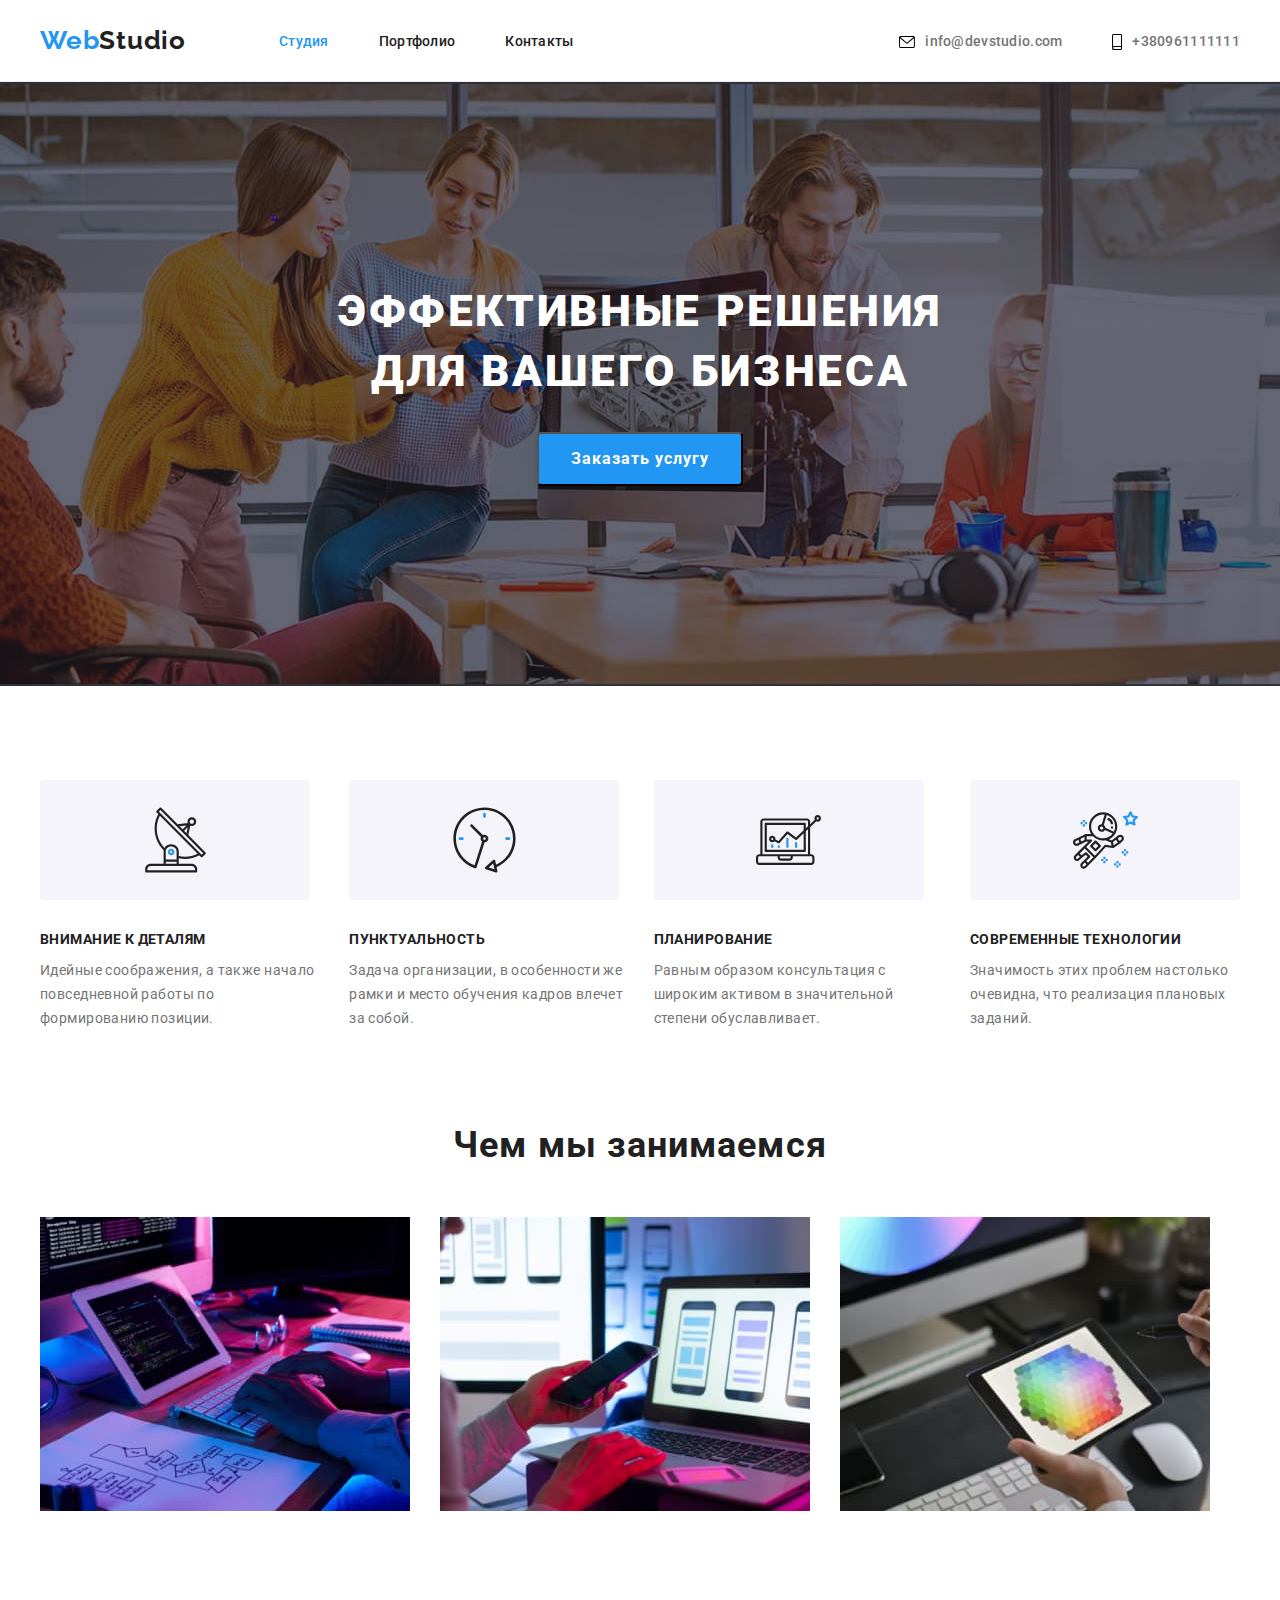
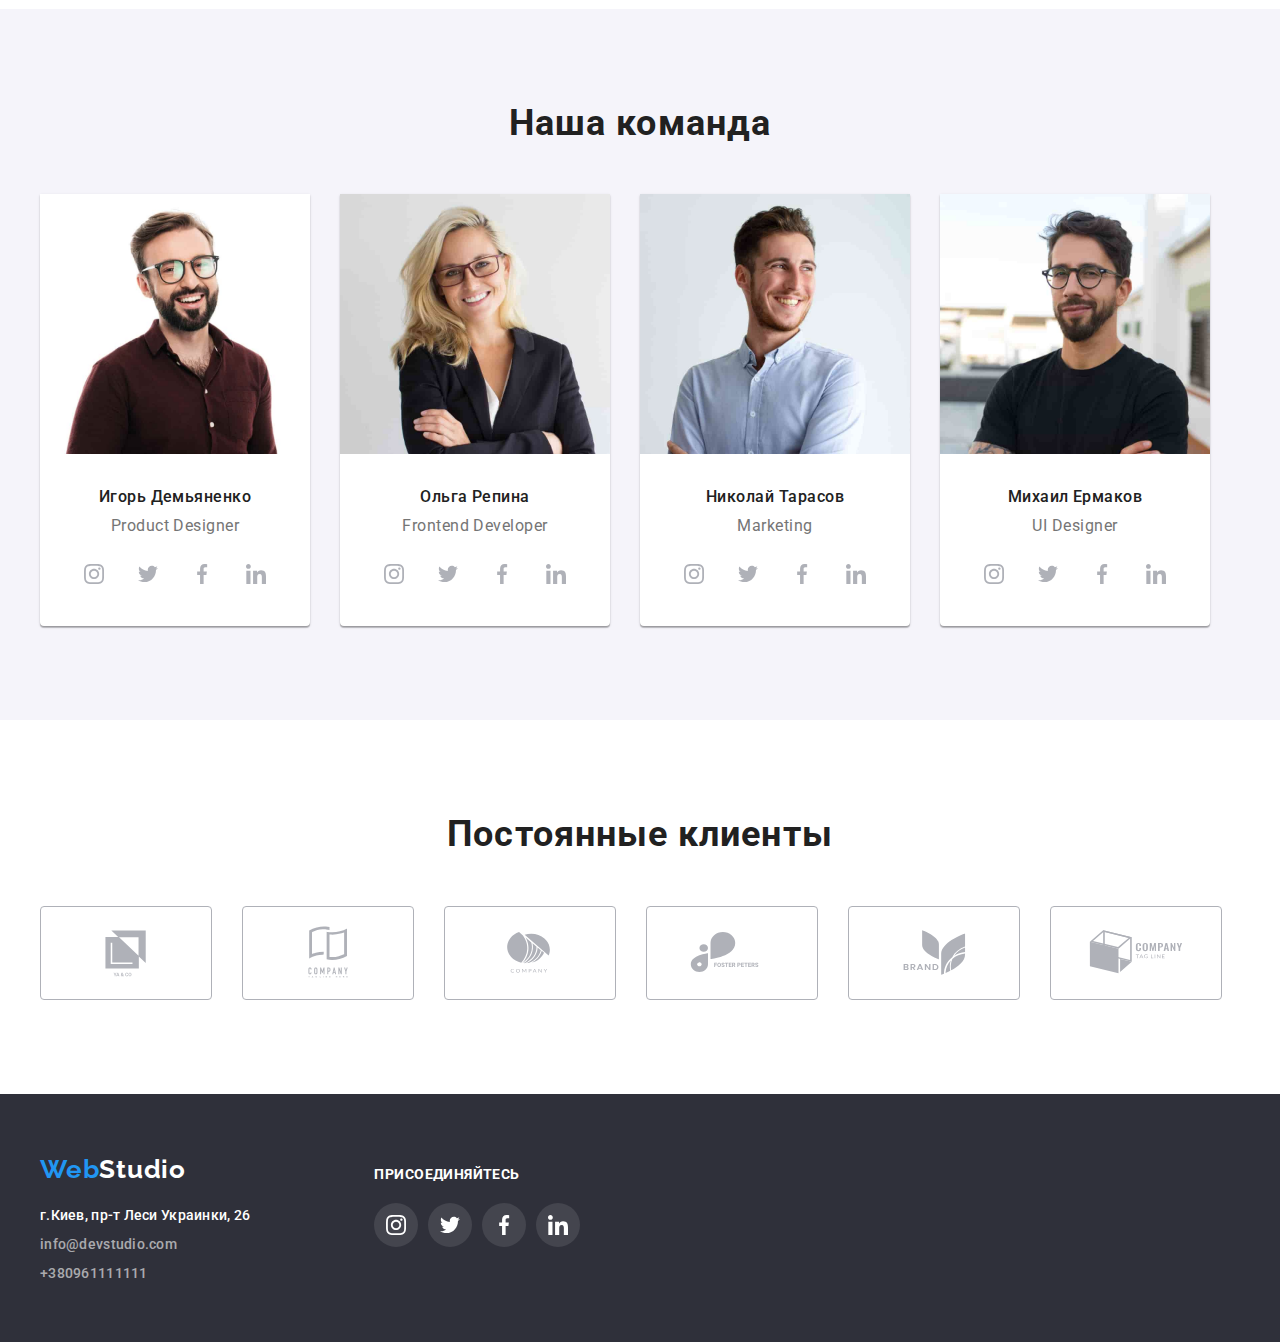
<file: index.html>
<!DOCTYPE html>
<html lang="ru">

<head>
    <meta charset="UTF-8">
    <meta http-equiv="X-UA-Compatible" content="IE=edge">
    <meta name="viewport" content="width=device-width, initial-scale=1.0">
    <link rel="preconnect" href="https://fonts.googleapis.com">
    <link rel="preconnect" href="https://fonts.gstatic.com" crossorigin>
    <link href="https://fonts.googleapis.com/css2?family=Montserrat:wght@400;700&family=Oleo+Script:wght@400;700&family=Raleway:wght@700&family=Roboto:wght@400;500;700;900&display=swap" rel="stylesheet">
    <title>Document</title>
    <link rel="stylesheet" href="https://cdnjs.cloudflare.com/ajax/libs/modern-normalize/1.1.0/modern-normalize.min.css" integrity="sha512-wpPYUAdjBVSE4KJnH1VR1HeZfpl1ub8YT/NKx4PuQ5NmX2tKuGu6U/JRp5y+Y8XG2tV+wKQpNHVUX03MfMFn9Q==" crossorigin="anonymous" referrerpolicy="no-referrer"
    />
    <link rel="stylesheet" href="./css/styles.css">
</head>

<body>

    <header class="header">
        <div class="container">
            <a class="header-logo link" href="#" lang="en"><span class="accent">Web</span>Studio</a>
            <nav class="nav">
                <ul class="nav-list list">
                    <li class="nav-item active">
                        <a href="#" class="nav-link link">Студия</a>
                    </li>
                    <li class="nav-item">
                        <a href="portfolio.html" class="nav-link link">Портфолио</a>
                    </li>
                    <li class="nav-item">
                        <a href="#" class="nav-link link">Контакты</a>
                    </li>
                </ul>

            </nav>
            <div class="header-contact">
                <ul class="header-list list">
                    <li class="contact-item">
                        <a class="contact-link link" href="mailto:info@devstudio.com">
                            <svg class="contact-mail" width="16" height="12"> <use href="./images/symbol-defs.svg#icon-header-envelope"></use>
                            </svg>info@devstudio.com
                        </a>
                    </li>
                    <li class="contact-item">
                        <a class="contact-link link" href="tel:+380961111111">
                            <svg class="contact-mail" width="10" height="16"> <use href="./images/symbol-defs.svg#icon-header-smartphone"></use>
                            </svg>+380961111111
                        </a>
                    </li>
                </ul>
            </div>
        </div>

    </header>
    <main>
        <!-- Section 1  -->
        <section class="hero">
            <div class="container">
                <h1 class="hero-title">Эффективные решения для вашего бизнеса</h1>
                <button class="hero-btn btn" type="button">Заказать услугу</button>
            </div>
        </section>
        <!-- Section 2 -->
        <section class="section-features section">
            <div class="container">
                <!-- Спрятанный заголовок -->
                <h2 class="section-title title visually-hidden">Особенности</h2>
                <ul class="feature-list list">
                    <li class="feature-item">
                        <div class="feature-banner"> <svg class="feature-img" width="65" height="70"> <use href="./images/symbol-defs.svg#icon-antenna"></use></svg></div>
                        <h3 class="feature-title title">Внимание к деталям</h3>
                        <p class="feature-text">Идейные соображения, а также начало повседневной работы по формированию позиции.</p>
                    </li>
                    <li class="feature-item">
                        <div class="feature-banner"> <svg class="feature-img" width="65" height="70"> <use href="./images/symbol-defs.svg#icon-clock"></use></svg></div>
                        <h3 class="feature-title title">Пунктуальность</h3>
                        <p class="feature-text">Задача организации, в особенности же рамки и место обучения кадров влечет за собой.</p>
                    </li>
                    <li class="feature-item">
                        <div class="feature-banner"> <svg class="feature-img" width="65" height="70"> <use href="./images/symbol-defs.svg#icon-diagram"></use></svg></div>
                        <h3 class="feature-title title">Планирование</h3>
                        <p class="feature-text">Равным образом консультация с широким активом в значительной степени обуславливает.</p>
                    </li>
                    <li class="feature-item">
                        <div class="feature-banner"> <svg class="feature-img" width="65" height="70"> <use href="./images/symbol-defs.svg#icon-astronaut"></use></svg></div>
                        <h3 class="feature-title title">Современные технологии</h3>
                        <p class="feature-text">Значимость этих проблем настолько очевидна, что реализация плановых заданий.</p>
                    </li>
                </ul>
            </div>
        </section>
        <!-- Section 3 -->
        <section class="section-work section">
            <div class="container">
                <h2 class="section-title title">Чем мы занимаемся</h2>
                <ul class="work-list list">
                    <li class="work-item">
                        <a class="work-link" href="#"><img src="./images/wedo1.jpg" alt="программист набирает код" width="370" height="294"></a>
                    </li>
                    <li class="work-item">
                        <a class="work-link" href="#"><img src="./images/wedo2.jpg" alt="дизайнер разрабатывает приложение" width="370" height="294"></a>
                    </li>
                    <li class="work-item">
                        <a class="work-link" href="#"><img src="./images/wedo3.jpg" alt="художник рисует на планшете" width="370" height="294"></a>
                    </li>
                </ul>
            </div>
        </section>
        <!-- Section 4 -->
        <section class="section-team section">
            <div class="container">
                <h2 class="section-title title">Наша команда</h2>
                <ul class="team-list list">
                    <li class="team-item">
                        <img src="./images/team1.jpg" alt="портрет мужчины" width="270" height="260">
                        <div class="team-details">
                            <h3 class="member-name title">Игорь Демьяненко</h3>
                            <p class="member-position" lang="en">Product Designer</p>
                            <ul class="team-sm-list list">
                                <li class="team-sm-item">
                                    <a href="" class="team-sm-link link">
                                        <svg class="team-sm-icon" width="20" height="20">
                                            <use href="./images/symbol-defs.svg#icon-instagram"></use>
                                        </svg>

                                    </a>
                                </li>
                                <li class="team-sm-item">
                                    <a href="" class="team-sm-link link">
                                        <svg class="team-sm-icon" width="20" height="20">
                                            <use href="./images/symbol-defs.svg#icon-twitter"></use>
                                        </svg>
                                    </a>
                                </li>
                                <li class="team-sm-item">
                                    <a href="" class="team-sm-link link">
                                        <svg class="team-sm-icon" width="20" height="20">
                                            <use href="./images/symbol-defs.svg#icon-facebook"></use>
                                        </svg>
                                    </a>
                                </li>
                                <li class="team-sm-item">
                                    <a href="" class="team-sm-link link">
                                        <svg class="team-sm-icon" width="20" height="20">
                                            <use href="./images/symbol-defs.svg#icon-linkedin"></use>
                                        </svg>
                                    </a>
                                </li>
                            </ul>

                        </div>
                    </li>
                    <li class="team-item">
                        <img src="./images/team2.jpg" alt="портрет девушки" width="270" height="260">
                        <div class="team-details">
                            <h3 class="member-name title">Ольга Репина</h3>
                            <p class="member-position" lang="en">Frontend Developer</p>
                            <ul class="team-sm-list list">
                                <li class="team-sm-item">
                                    <a href="" class="team-sm-link link">
                                        <svg class="team-sm-icon" width="20" height="20">
                                            <use href="./images/symbol-defs.svg#icon-instagram"></use>
                                        </svg>

                                    </a>
                                </li>
                                <li class="team-sm-item">
                                    <a href="" class="team-sm-link link">
                                        <svg class="team-sm-icon" width="20" height="20">
                                            <use href="./images/symbol-defs.svg#icon-twitter"></use>
                                        </svg>
                                    </a>
                                </li>
                                <li class="team-sm-item">
                                    <a href="" class="team-sm-link link">
                                        <svg class="team-sm-icon" width="20" height="20">
                                            <use href="./images/symbol-defs.svg#icon-facebook"></use>
                                        </svg>
                                    </a>
                                </li>
                                <li class="team-sm-item">
                                    <a href="" class="team-sm-link link">
                                        <svg class="team-sm-icon" width="20" height="20">
                                            <use href="./images/symbol-defs.svg#icon-linkedin"></use>
                                        </svg>
                                    </a>
                                </li>
                            </ul>
                        </div>
                    </li>
                    <li class="team-item">
                        <img src="./images/team3.jpg" alt="портрет мужчины" width="270" height="260">
                        <div class="team-details">
                            <h3 class="member-name title">Николай Тарасов</h3>

                            <p class="member-position" lang="en">Marketing</p>
                            <ul class="team-sm-list list">
                                <li class="team-sm-item">
                                    <a href="" class="team-sm-link link">
                                        <svg class="team-sm-icon" width="20" height="20">
                                            <use href="./images/symbol-defs.svg#icon-instagram"></use>
                                        </svg>

                                    </a>
                                </li>
                                <li class="team-sm-item">
                                    <a href="" class="team-sm-link link">
                                        <svg class="team-sm-icon" width="20" height="20">
                                            <use href="./images/symbol-defs.svg#icon-twitter"></use>
                                        </svg>
                                    </a>
                                </li>
                                <li class="team-sm-item">
                                    <a href="" class="team-sm-link link">
                                        <svg class="team-sm-icon" width="20" height="20">
                                            <use href="./images/symbol-defs.svg#icon-facebook"></use>
                                        </svg>
                                    </a>
                                </li>
                                <li class="team-sm-item">
                                    <a href="" class="team-sm-link link">
                                        <svg class="team-sm-icon" width="20" height="20">
                                            <use href="./images/symbol-defs.svg#icon-linkedin"></use>
                                        </svg>
                                    </a>
                                </li>
                            </ul>
                        </div>
                    </li>
                    <li class="team-item">
                        <img src="./images/team4.jpg" alt="портрет мужчины" width="270" height="260">
                        <div class="team-details">
                            <h3 class="member-name title">Михаил Ермаков</h3>
                            <p class="member-position" lang="en">UI Designer</p>
                            <ul class="team-sm-list list">
                                <li class="team-sm-item">
                                    <a href="" class="team-sm-link link">
                                        <svg class="team-sm-icon" width="20" height="20">
                                            <use href="./images/symbol-defs.svg#icon-instagram"></use>
                                        </svg>

                                    </a>
                                </li>
                                <li class="team-sm-item">
                                    <a href="" class="team-sm-link link">
                                        <svg class="team-sm-icon" width="20" height="20">
                                            <use href="./images/symbol-defs.svg#icon-twitter"></use>
                                        </svg>
                                    </a>
                                </li>
                                <li class="team-sm-item">
                                    <a href="" class="team-sm-link link">
                                        <svg class="team-sm-icon" width="20" height="20">
                                            <use href="./images/symbol-defs.svg#icon-facebook"></use>
                                        </svg>
                                    </a>
                                </li>
                                <li class="team-sm-item">
                                    <a href="" class="team-sm-link link">
                                        <svg class="team-sm-icon" width="20" height="20">
                                            <use href="./images/symbol-defs.svg#icon-linkedin"></use>
                                        </svg>
                                    </a>
                                </li>
                            </ul>
                        </div>
                    </li>
                </ul>
            </div>
        </section>


        <!------Section5------->
        <section class="section-clients section">
            <div class="container">
                <h2 class="section-title title">Постоянные клиенты</h2>
                <ul class="clients-list list">
                    <li class="clients-item">
                        <a href="" class="clients-link link">
                            <svg class="clients-icon" width="105" height="60">
                                            <use href="./images/symbol-defs.svg#icon-Logo1"></use>
                            </svg>
                        </a>
                    </li>
                    <li class="clients-item">
                        <a href="" class="clients-link link">
                            <svg class="clients-icon" width="105" height="60">
                                            <use href="./images/symbol-defs.svg#icon-Logo2"></use>
                            </svg>
                        </a>
                    </li>
                    <li class="clients-item">
                        <a href="" class="clients-link link">
                            <svg class="clients-icon" width="105" height="60">
                                            <use href="./images/symbol-defs.svg#icon-Logo3"></use>
                            </svg>
                        </a>
                    </li>
                    <li class="clients-item">
                        <a href="" class="clients-link link">
                            <svg class="clients-icon" width="105" height="60">
                                            <use href="./images/symbol-defs.svg#icon-Logo4"></use>
                            </svg>
                        </a>
                    </li>
                    <li class="clients-item">
                        <a href="" class="clients-link link">
                            <svg class="clients-icon" width="105" height="60">
                                            <use href="./images/symbol-defs.svg#icon-Logo5"></use>
                            </svg>
                        </a>
                    </li>
                    <li class="clients-item">
                        <a href="" class="clients-link link">
                            <svg class="clients-icon" width="105" height="60">
                                            <use href="./images/symbol-defs.svg#icon-Logo6"></use>
                            </svg>
                        </a>
                    </li>
                </ul>
            </div>
        </section>

    </main>


    <footer class="footer">
        <div class="container">
            <div class="footer-block">
                <a class="footer-logo link" href="#" lang="en"><span class="accent">Web</span>Studio</a>
                <address class="address">
                    <ul class="address-list list">
                        <li class="contact-item url">
                            <a class="contact-link link" href="https://goo.gl/maps/hbEMuNbysmE8HmtA6" target="_blank" rel="noopener noreferrer nofollow">г.Киев, пр-т Леси Украинки, 26</a>
                        </li>
                        <li class="contact-item">
                            <a class="contact-link link"  href="mailto:info@devstudio.com">info@devstudio.com</a>
                        </li>
                        <li class="contact-item">
                            <a class="contact-link link"  href="tel:+380961111111">+380961111111</a>
                        </li>
                    </ul>
                </address>
            </div>
            <div class="footer-block">
                <p class="footer-sm-title"> <span class="footer-sm-text">присоединяйтесь</span></p>
                <ul class="footer-sm-list list">
                    <li class="footer-sm-item">
                        <a href="" class="footer-sm-link link">
                            <svg class="footer-sm-icon" width="20" height="20">
                                        <use href="./images/symbol-defs.svg#icon-instagram"></use>
                                    </svg>

                        </a>
                    </li>
                    <li class="footer-sm-item">
                        <a href="" class="footer-sm-link link">
                            <svg class="footer-sm-icon" width="20" height="20">
                                        <use href="./images/symbol-defs.svg#icon-twitter"></use>
                                    </svg>
                        </a>
                    </li>
                    <li class="footer-sm-item">
                        <a href="" class="footer-sm-link link">
                            <svg class="footer-sm-icon" width="20" height="20">
                                        <use href="./images/symbol-defs.svg#icon-facebook"></use>
                                    </svg>
                        </a>
                    </li>
                    <li class="footer-sm-item">
                        <a href="" class="footer-sm-link link">
                            <svg class="footer-sm-icon" width="20" height="20">
                                        <use href="./images/symbol-defs.svg#icon-linkedin"></use>
                                    </svg>
                        </a>
                    </li>
                </ul>
            </div>
        </div>
    </footer>

</body>

</html>
</file>
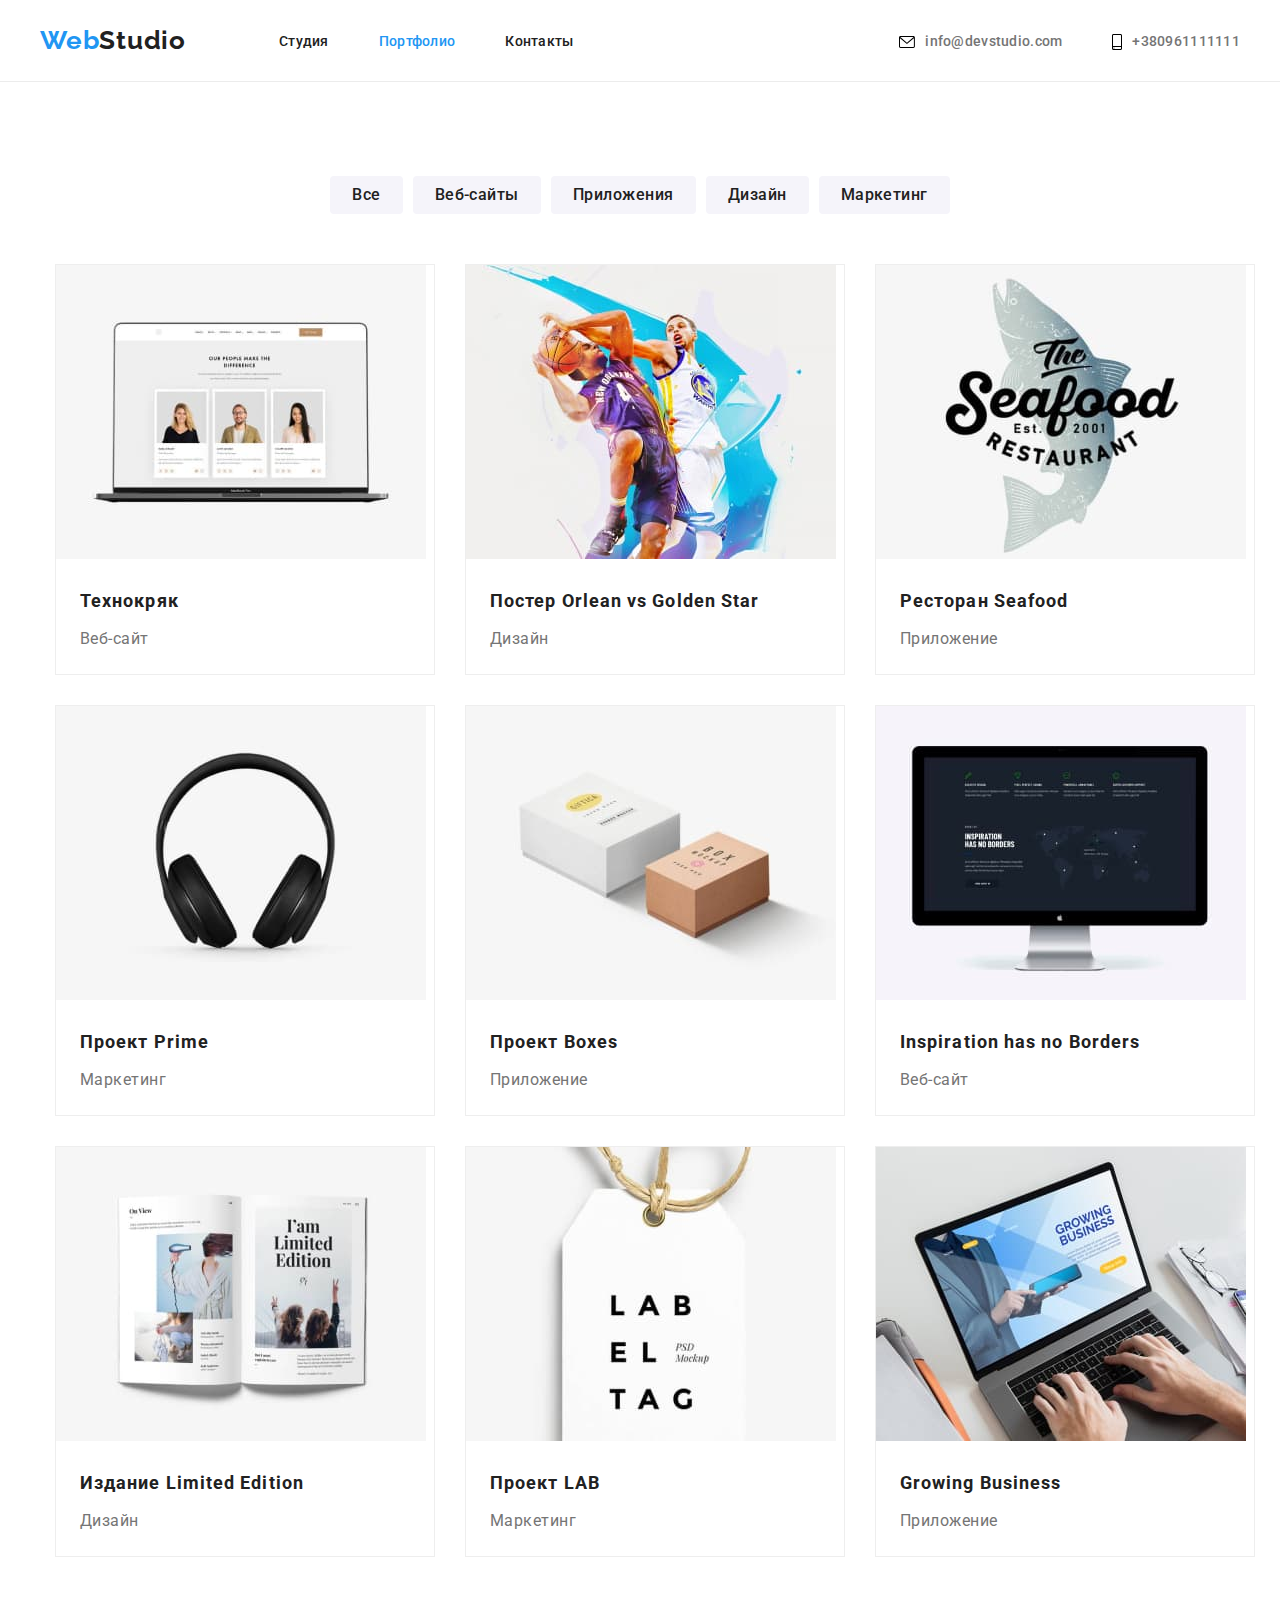
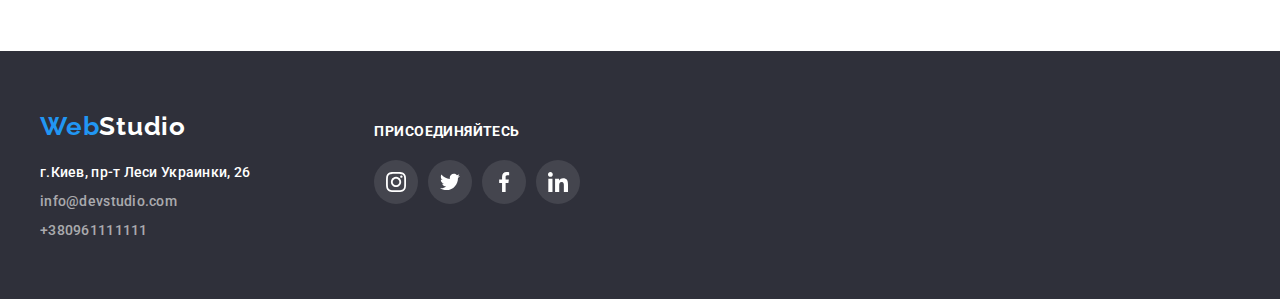
<file: portfolio.html>
<!DOCTYPE html>
<html lang="ru">

<head>
    <meta charset="UTF-8">
    <meta http-equiv="X-UA-Compatible" content="IE=edge">
    <meta name="viewport" content="width=device-width, initial-scale=1.0">
    <link rel="preconnect" href="https://fonts.googleapis.com">
    <link rel="preconnect" href="https://fonts.gstatic.com" crossorigin>
    <link href="https://fonts.googleapis.com/css2?family=Montserrat:wght@400;700&family=Oleo+Script:wght@400;700&family=Raleway:wght@700&family=Roboto:wght@400;500;700;900&display=swap" rel="stylesheet">
    <title>Document</title>
    <link rel="stylesheet" href="https://cdnjs.cloudflare.com/ajax/libs/modern-normalize/1.1.0/modern-normalize.min.css" integrity="sha512-wpPYUAdjBVSE4KJnH1VR1HeZfpl1ub8YT/NKx4PuQ5NmX2tKuGu6U/JRp5y+Y8XG2tV+wKQpNHVUX03MfMFn9Q==" crossorigin="anonymous" referrerpolicy="no-referrer"
    />
    <link rel="stylesheet" href="./css/styles.css">
</head>

<body>

    <header class="header">
        <div class="container">
            <a class="header-logo link" href="#" lang="en"><span class="accent">Web</span>Studio</a>
            <nav class="nav">
                <ul class="nav-list list">
                    <li class="nav-item">
                        <a href="./index.html" class="nav-link link">Студия</a>
                    </li>
                    <li class="nav-item active">
                        <a href="portfolio.html" class="nav-link link">Портфолио</a>
                    </li>
                    <li class="nav-item">
                        <a href="#" class="nav-link link">Контакты</a>
                    </li>
                </ul>
            </nav>
            <div class="header-contact">
                <ul class="header-list list">
                    <li class="contact-item">
                        <a class="contact-link link" href="mailto:info@devstudio.com">
                            <svg class="contact-mail" width="16" height="12"> <use href="./images/symbol-defs.svg#icon-header-envelope"></use>
                            </svg>info@devstudio.com
                        </a>
                    </li>
                    <li class="contact-item">
                        <a class="contact-link link" href="tel:+380961111111">
                            <svg class="contact-mail" width="10" height="16"> <use href="./images/symbol-defs.svg#icon-header-smartphone"></use>
                            </svg>+380961111111
                        </a>
                    </li>
                </ul>
            </div>
        </div>


    </header>


    <main>
        <section class="section-portfolio section">
            <div class="container">
                <h1 class="visually-hidden">Меню Портфолио</h1>

                <ul class="portfolio-menu list">
                    <li class="menu-item"> <button class="portfolio-btn btn" type="button">Все</button></li>
                    <li class="menu-item"> <button class="portfolio-btn btn" type="button">Веб-сайты</button></li>
                    <li class="menu-item"> <button class="portfolio-btn btn" type="button">Приложения</button></li>
                    <li class="menu-item"> <button class="portfolio-btn btn" type="button">Дизайн</button></li>
                    <li class="menu-item"> <button class="portfolio-btn btn" type="button">Маркетинг</button></li>
                </ul>
            </div>
            <div class="container">
                <ul class="portfolio-list list">
                    <li class="portfolio-item">
                        <a href="#"><img src="./images/project1.jpg" alt="ноутбук" width="370" height="294"></a>
                        <div class="portfolio-details">
                            <h2 class="portfolio-title title">Технокряк</h2>
                            <p class="portfolio-project">Веб-сайт</p>
                        </div>
                    </li>
                    <li class="portfolio-item">
                        <a href="#"><img src="./images/project2.jpg" alt="баскетболисты" width="370" height="294"></a>
                        <div class="portfolio-details">
                            <h2 class="portfolio-title title">Постер<span lang="en"> Orlean vs Golden Star</span></h2>
                            <p class="portfolio-project">Дизайн</p>
                        </div>
                    </li>
                    <li class="portfolio-item">
                        <a href="#"><img src="./images/project3.jpg" alt="логотип ресторана" width="370" height="294"></a>
                        <div class="portfolio-details">
                            <h2 class="portfolio-title title">Ресторан<span lang="en"> Seafood</span></h2>
                            <p class="portfolio-project">Приложение</p>
                        </div>
                    </li>
                    <li class="portfolio-item">
                        <a href="#"><img src="./images/project4.jpg" alt="наушники" width="370" height="294"></a>
                        <div class="portfolio-details">
                            <h2 class="portfolio-title title">Проект <span lang="en"> Prime</span></h2>
                            <p class="portfolio-project">Маркетинг</p>
                        </div>
                    </li>
                    <li class="portfolio-item">
                        <a href="#"><img src="./images/project5.jpg" alt="коробки" width="370" height="294"></a>
                        <div class="portfolio-details">
                            <h2 class="portfolio-title title">Проект <span lang="en"> Boxes</span></h2>
                            <p class="portfolio-project">Приложение</p>
                        </div>
                    </li>
                    <li class="portfolio-item">
                        <a href="#"><img src="./images/project6.jpg" alt="монитор" width="370" height="294"></a>
                        <div class="portfolio-details">
                            <h2 class="portfolio-title title" lang="en">Inspiration has no Borders</h2>
                            <p class="portfolio-project">Веб-сайт</p>
                        </div>
                    </li>
                    <li class="portfolio-item">
                        <a href="#"><img src="./images/project7.jpg" alt="журнал" width="370" height="294"></a>
                        <div class="portfolio-details">
                            <h2 class="portfolio-title title">Издание <span lang="en"> Limited Edition</span></h2>
                            <p class="portfolio-project">Дизайн</p>
                        </div>
                    </li>
                    <li class="portfolio-item">
                        <a href="#"><img src="./images/project8.jpg" alt="этикетка" width="370" height="294"></a>
                        <div class="portfolio-details">
                            <h2 class="portfolio-title title">Проект <span lang="en"> LAB</span></h2>
                            <p class="portfolio-project">Маркетинг</p>
                        </div>
                    </li>
                    <li class="portfolio-item">
                        <a href="#"><img src="./images/project9.jpg" alt="ноутбук" width="370" height="294"></a>
                        <div class="portfolio-details">
                            <h2 class="portfolio-title title" lang="en">Growing Business</h2>
                            <p class="portfolio-project">Приложение</p>
                        </div>
                    </li>
                </ul>
            </div>
        </section>





    </main>

    <footer class="footer">
        <div class="container">
            <div class="footer-block">
                <a class="footer-logo link" href="#" lang="en"><span class="accent">Web</span>Studio</a>
                <address class="address">
                    <ul class="address-list list">
                        <li class="contact-item url">
                            <a class="contact-link link" href="https://goo.gl/maps/hbEMuNbysmE8HmtA6" target="_blank" rel="noopener noreferrer nofollow">г.Киев, пр-т Леси Украинки, 26</a>
                        </li>
                        <li class="contact-item">
                            <a class="contact-link link"  href="mailto:info@devstudio.com">info@devstudio.com</a>
                        </li>
                        <li class="contact-item">
                            <a class="contact-link link"  href="tel:+380961111111">+380961111111</a>
                        </li>
                    </ul>
                </address>
            </div>
            <div class="footer-block">
                <p class="footer-sm-title"> <span class="footer-sm-text">присоединяйтесь</span></p>
                <ul class="footer-sm-list list">
                    <li class="footer-sm-item">
                        <a href="" class="footer-sm-link link">
                            <svg class="footer-sm-icon" width="20" height="20">
                                        <use href="./images/symbol-defs.svg#icon-instagram"></use>
                                    </svg>

                        </a>
                    </li>
                    <li class="footer-sm-item">
                        <a href="" class="footer-sm-link link">
                            <svg class="footer-sm-icon" width="20" height="20">
                                        <use href="./images/symbol-defs.svg#icon-twitter"></use>
                                    </svg>
                        </a>
                    </li>
                    <li class="footer-sm-item">
                        <a href="" class="footer-sm-link link">
                            <svg class="footer-sm-icon" width="20" height="20">
                                        <use href="./images/symbol-defs.svg#icon-facebook"></use>
                                    </svg>
                        </a>
                    </li>
                    <li class="footer-sm-item">
                        <a href="" class="footer-sm-link link">
                            <svg class="footer-sm-icon" width="20" height="20">
                                        <use href="./images/symbol-defs.svg#icon-linkedin"></use>
                                    </svg>
                        </a>
                    </li>
                </ul>
            </div>
        </div>
    </footer>

</body>

</html>
</file>
<file: css/styles.css>
:root {
    --primary-text-color: #757575;
    --title-text-color: #212121;
    --secondary-text-color: #FFFFFF;
    --background-color-dark: #2F303A;
    --background-color-grey: #F5F4FA;
    --background-color-white: #FFFFFF;
    --accent-color: #2196F3;
    --footer-text-color: rgba(255, 255, 255, 0.6);
}

p,
h1,
h2,
h3,
h4,
h5,
h6 {
    margin: 0;
}

ul,
ol {
    margin: 0;
    padding-left: 0;
}

body {
    font-family: "Roboto", sans-serif;
    color: var(--primary-text-color);
    background-color: var(--background-color-white);
    margin: 0px;
}

.visually-hidden {
    position: absolute;
    width: 1px;
    height: 1px;
    margin: -1px;
    border: 0;
    padding: 0;
    white-space: nowrap;
    clip-path: inset(100%);
    clip: rect(0 0 0 0);
    overflow: hidden;
}

.section {
    padding-top: 94px;
    padding-bottom: 94px;
}

.container {
    width: 1200px;
    margin: 0 auto;
    padding-left: 15px;
    padding-right: 15px;
    outline: 1px;
}

.link {
    text-decoration: none;
}

.list {
    list-style: none;
}

.btn {
    font-family: inherit;
    cursor: pointer;
    color: var(--title-text-color);
    background-color: var(--background-color-grey)
}

.title {
    font-weight: 700;
    color: var(--title-text-color);
}

.hero-btn {
    font-weight: 700;
    font-size: 16px;
    line-height: 1.87;
    display: flex;
    align-items: center;
    text-align: center;
    letter-spacing: 0.06em;
    padding: 10px 32px;
    box-shadow: 0px 4px 4px rgba(0, 0, 0, 0.15);
    border-radius: 4px;
    color: var(--secondary-text-color);
    background-color: var(--accent-color);
    margin: auto;
}

.portfolio-btn {
    font-weight: 500;
    font-size: 16px;
    line-height: 1.62;
    text-align: center;
    letter-spacing: 0.03em;
    border-radius: 4px;
    border-width: 0;
    padding: 6px 22px;
}

.portfolio-btn:hover,
.portfolio-btn:focus {
    color: var(--secondary-text-color);
    background-color: var(--accent-color);
    box-shadow: 0px 3px 1px rgba(0, 0, 0, 0.1), 0px 1px 2px rgba(0, 0, 0, 0.08), 0px 2px 2px rgba(0, 0, 0, 0.12);
}

.header-logo,
.footer-logo {
    font-family: 'Raleway';
    font-weight: 700;
    font-size: 26px;
    line-height: 1.19;
    letter-spacing: 0.03em;
}

.accent {
    color: var(--accent-color)
}

.header {
    padding-top: 25px;
    padding-bottom: 25px;
    border-bottom: 1px solid #ECECEC;
}

.header .container {
    display: flex;
    align-items: center;
}

.header-logo {
    color: var(--title-text-color);
    margin-right: 93px;
}

.header-contact {
    margin-left: auto;
}

.header-list {
    display: flex;
}

.nav-list {
    display: flex;
    align-items: center;
}

.nav-item:not(:last-child),
.contact-item:not(:last-child) {
    margin-right: 50px;
}

.nav-link,
.contact-link {
    font-family: inherit;
    font-weight: 500;
    font-size: 14px;
    line-height: 16px;
    letter-spacing: 0.02em;
}

.nav-link {
    color: var(--title-text-color);
}

.contact-link {
    color: var(--primary-text-color);
}

.contact-mail {
    margin-right: 10px;
    vertical-align: middle;
}

.nav-item.active .nav-link {
    color: var(--accent-color);
}

.contact-link:hover,
.contact-link:focus,
.address .contact-item.url .contact-link:hover,
.address .contact-item.url .contact-link:focus,
.nav-link:hover,
.nav-link:focus {
    color: var(--accent-color);
    fill: var(--accent-color);
}


/*---Sections---*/

.hero {
    max-width: 1600px;
    background-color: var(--background-color-dark);
    background-image: linear-gradient( rgba(47, 48, 58, 0.4), rgba(47, 48, 58, 0.4)), url(../images/hero-bg-image.jpg);
    background-repeat: no-repeat;
    background-position: center;
    padding: 200px 0px;
    margin: 0 auto;
}

.hero-title {
    width: 696px;
    font-weight: 900;
    font-size: 44px;
    line-height: 1.36;
    text-align: center;
    letter-spacing: 0.06em;
    text-transform: uppercase;
    color: #FFFFFF;
    margin: 0 auto 30px auto;
}

.section-title {
    font-size: 36px;
    line-height: 1.16;
    text-align: center;
    letter-spacing: 0.03em;
    margin-bottom: 50px;
}

.feature-item:not(:last-child),
.work-item:not(:last-child),
.team-item:not(:last-child) {
    margin-right: 30px;
}

.section-features {
    margin-bottom: -94px;
}

.feature-title {
    font-size: 14px;
    line-height: 1.4;
    letter-spacing: 0.03em;
    text-transform: uppercase;
    margin-bottom: 10px;
}

.feature-list,
.work-list,
.team-list {
    display: flex;
}

.work-item {
    flex-basis: calc(100% / 3 - 30px);
}

.feature-banner {
    display: flex;
    width: 270px;
    height: 120px;
    background: #F5F4FA;
    border-radius: 4px;
    margin-bottom: 30px;
    align-items: center;
    justify-content: center;
}

.feature-item {
    min-width: 270px;
}

.feature-text {
    font-size: 14px;
    line-height: 1.71;
    letter-spacing: 0.03em;
}

.section-team {
    background-color: var(--background-color-grey);
}

.team-item,
.portfolio-item {
    background-color: var(--background-color-white)
}

.team-item {
    width: 270px;
    box-shadow: 0px 1px 3px rgba(0, 0, 0, 0.12), 0px 1px 1px rgba(0, 0, 0, 0.14), 0px 2px 1px rgba(0, 0, 0, 0.2);
    border-radius: 0px 0px 4px 4px;
    flex-basis: calc(100% / 4 - 30px);
    width: 270px;
}

.member-name {
    font-weight: 500;
    font-size: 16px;
    line-height: 1.18;
    text-align: center;
    letter-spacing: 0.03em;
    margin-bottom: 10px;
}

.member-position {
    font-size: 16px;
    line-height: 1.18;
    text-align: center;
    letter-spacing: 0.03em;
    margin-bottom: 16px;
}

.team-sm-list {
    display: flex;
    justify-content: center;
}

.team-sm-item {
    width: 44px;
    height: 44px;
    margin-right: 10px;
}

.team-sm-item:last-child {
    margin-right: 0;
}

.team-sm-link {
    width: 100%;
    height: 100%;
    background-color: var(--background-color-white);
    border-radius: 50%;
    display: flex;
    align-items: center;
    justify-content: center;
}

.team-sm-icon {
    fill: #AFB1B8;
}

.team-sm-link:hover,
.team-sm-link:focus {
    background-color: var(--accent-color);
}

.team-sm-link:hover .team-sm-icon,
.team-sm-link:focus .team-sm-icon {
    fill: var(--secondary-text-color);
}

.team-details {
    padding-top: 30px;
    padding-bottom: 30px;
}

.clients-list {
    display: flex;
}

.clients-item:not(:last-child) {
    margin-right: 30px;
}

.clients-link.link {
    display: flex;
    width: 170px;
    height: 92px;
    border: 1px solid #AFB1B8;
    border-radius: 4px;
    align-items: center;
    justify-content: center;
}

.clients-link.link:hover,
.clients-link.link:focus,
.clients-link.link:hover .clients-icon,
.clients-link.link:focus .clients-icon {
    border-color: var(--accent-color);
    fill: var(--accent-color);
    outline-color: var(--accent-color);
}

.clients-icon {
    fill: #AFB1B8;
}

.portfolio-menu {
    display: flex;
    justify-content: center;
    margin-bottom: 50px;
}

.menu-item:not(:last-child) {
    margin-right: 10px;
}

.portfolio-list {
    display: flex;
    flex-wrap: wrap;
    justify-content: center;
    margin-right: -30px;
    margin-bottom: -30px;
}

.portfolio-item {
    box-sizing: border-box;
    width: 370px;
    flex-basis: calc(100% / 3 - 30px);
    margin-right: 30px;
    margin-bottom: 30px;
    border: 1px solid #EEEEEE;
    background: var(--background-color-white);
}

.portfolio-item:hover,
.portfolio-item:focus {
    box-shadow: 0px 1px 1px rgba(0, 0, 0, 0.12), 0px 4px 4px rgba(0, 0, 0, 0.06), 1px 4px 6px rgba(0, 0, 0, 0.16);
}

.portfolio-item:nth-child(3n) {
    margin-right: 0;
}

.portfolio-title {
    font-size: 18px;
    line-height: 2;
    letter-spacing: 0.06em;
    margin-bottom: 5px;
}

.portfolio-project {
    font-size: 16px;
    line-height: 1.87;
    letter-spacing: 0.03em;
}

.portfolio-details {
    padding: 20px 24px;
}


/*-----Footer-----*/

.footer {
    display: flex;
}

.address {
    margin-top: 20px;
}

.address .contact-link {
    font-style: normal;
}

.footer .contact-item:not(:last-child) {
    margin-bottom: 10px;
}

.address .contact-item .contact-link {
    color: var(--footer-text-color)
}

.address .contact-item.url .contact-link {
    color: var(--secondary-text-color)
}

.footer {
    background-color: var(--background-color-dark);
    padding-top: 60px;
    padding-bottom: 60px;
}

.footer-logo {
    color: var(--secondary-text-color);
}

.footer-block {
    display: inline-block;
    margin-right: 70px;
    vertical-align: top;
}

.footer-sm-title {
    padding-top: 10px;
}

.footer-sm-text {
    font-weight: 700;
    font-size: 14px;
    line-height: 1.14;
    letter-spacing: 0.03em;
    text-transform: uppercase;
    color: var(--secondary-text-color);
}

.footer-sm-list {
    display: flex;
    justify-content: center;
}

.footer-sm-item {
    width: 44px;
    height: 44px;
    margin-top: 20px;
    margin-right: 10px;
}

.footer-sm-item:last-child {
    margin-right: 0;
}

.footer-sm-link {
    width: 100%;
    height: 100%;
    background-color: rgba(255, 255, 255, 0.1);
    border-radius: 50%;
    display: flex;
    align-items: center;
    justify-content: center;
}

.footer-sm-icon {
    fill: var(--secondary-text-color)
}

.footer-sm-link:hover,
.footer-sm-link:focus {
    background-color: var(--accent-color);
}
</file>
